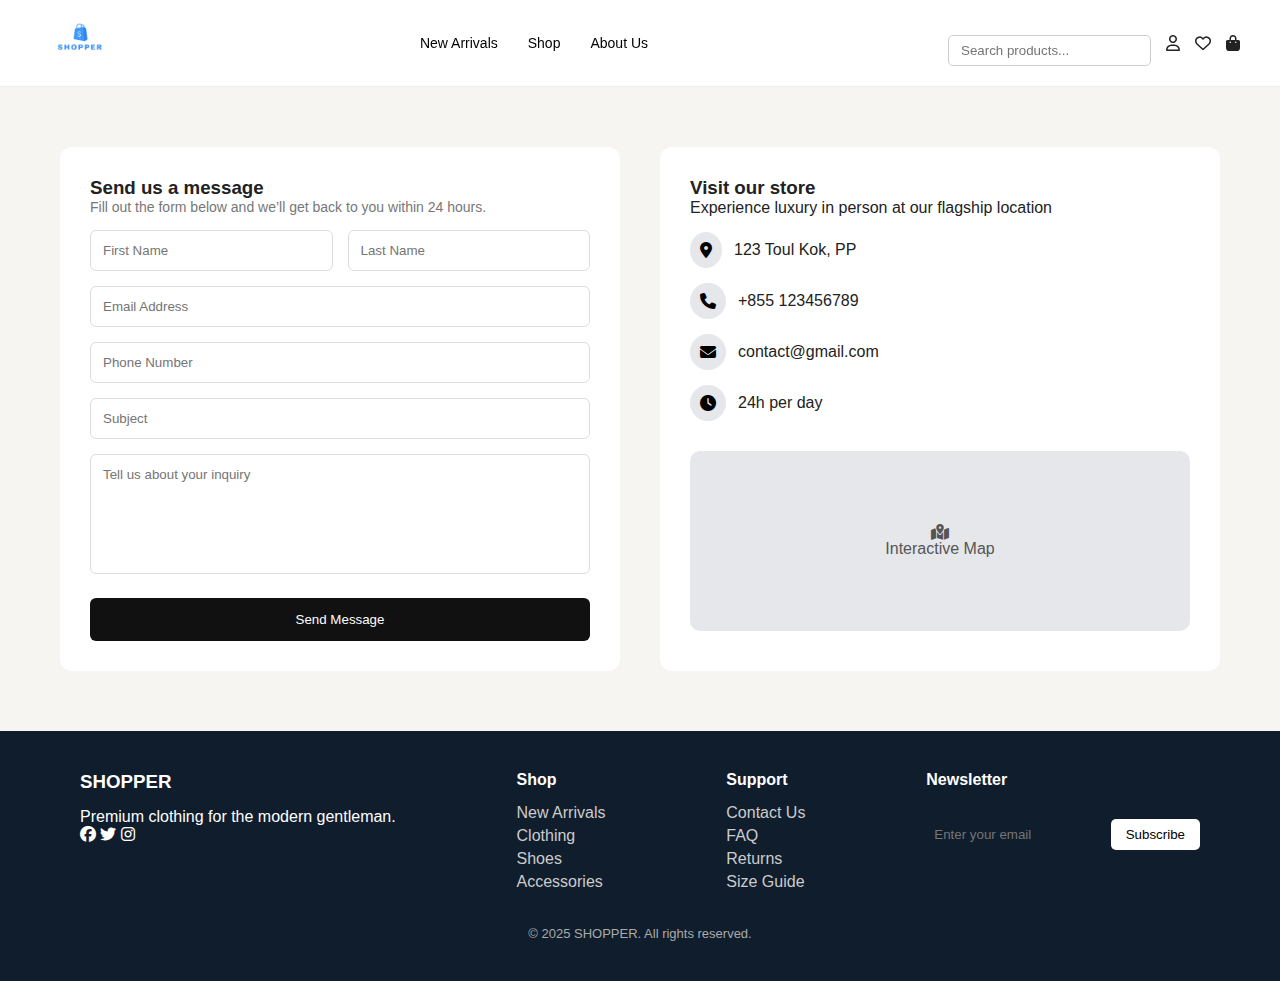
<file: contact.html>
<!DOCTYPE html>
<html lang="en">
  <head>
    <meta charset="UTF-8" />
    <meta name="viewport" content="width=device-width, initial-scale=1.0" />
    <title>Classic Bomber Jacket</title>
    <link rel="stylesheet" href="./contact.css" />
    <link
      rel="stylesheet"
      href="https://cdnjs.cloudflare.com/ajax/libs/font-awesome/6.5.0/css/all.min.css"
    />
  </head>

  <body>
    <!-- NAV -->
    <header class="navbar">
      <div class="logo">
        <a href="./index.html"
          ><img src="./img/image.png" alt="" width="80" height="50"
        /></a>
      </div>

      <nav>
        <ul>
          <li><a href="./product.html">New Arrivals</a></li>

          <li class="dropdown-category">
            <a href="#">Shop</a>
            <div class="dropdown-content">
              <a href="./product.html">Men</a>
              <a href="./product.html">Women</a>
              <a href="./product.html">Kids</a>
            </div>
          </li>
          <li class="dropdown-category">
            <a href="#">About Us</a>
            <div class="dropdown-content">
              <a href="#">About Us</a>
              <a href="#">Contacts</a>
            </div>
          </li>
        </ul>
      </nav>

      <div class="actions">
        <input type="text" placeholder="Search products..." />
        <i class="fa-regular fa-user"><a href="./login.html"></a></i>
        <i class="fa-regular fa-heart"></i>
        <i class="fa-solid fa-bag-shopping"></i>
      </div>
    </header>

    <section class="contact-container">
      <!-- LEFT -->
      <div class="form-box">
        <h3>Send us a message</h3>
        <p>
          Fill out the form below and we’ll get back to you within 24 hours.
        </p>

        <div class="row">
          <input type="text" placeholder="First Name" />
          <input type="text" placeholder="Last Name" />
        </div>

        <input type="email" placeholder="Email Address" />
        <input type="tel" placeholder="Phone Number" />
        <input type="text" placeholder="Subject" />
        <textarea placeholder="Tell us about your inquiry"></textarea>

        <button class="send-btn">Send Message</button>
      </div>

      <!-- RIGHT -->
      <div class="info-box">
        <h3>Visit our store</h3>
        <p>Experience luxury in person at our flagship location</p>

        <div class="info">
          <i class="fa-solid fa-location-dot"></i>
          <span>123 Toul Kok, PP</span>
        </div>

        <div class="info">
          <i class="fa-solid fa-phone"></i>
          <span>+855 123456789</span>
        </div>

        <div class="info">
          <i class="fa-solid fa-envelope"></i>
          <span>contact@gmail.com</span>
        </div>

        <div class="info">
          <i class="fa-solid fa-clock"></i>
          <span>24h per day</span>
        </div>

        <div class="map">
          <i class="fa-solid fa-map-location-dot"></i>
          <p>Interactive Map</p>
        </div>
      </div>
    </section>

    <!-- FOOTER -->
    <footer>
      <div class="footer-area">
        <div class="footer-col">
          <h3>SHOPPER</h3>
          <p>Premium clothing for the modern gentleman.</p>
          <div class="icons">
            <i class="fa-brands fa-facebook"></i>
            <i class="fa-brands fa-twitter"></i>
            <i class="fa-brands fa-instagram"></i>
          </div>
        </div>

        <div class="footer-col">
          <h4>Shop</h4>
          <a href="#">New Arrivals</a>
          <a href="#">Clothing</a>
          <a href="#">Shoes</a>
          <a href="#">Accessories</a>
        </div>

        <div class="footer-col">
          <h4>Support</h4>
          <a href="#">Contact Us</a>
          <a href="#">FAQ</a>
          <a href="#">Returns</a>
          <a href="#">Size Guide</a>
        </div>

        <div class="footer-col">
          <h4>Newsletter</h4>
          <input type="email" placeholder="Enter your email" />
          <button>Subscribe</button>
        </div>
      </div>

      <p class="copy">© 2025 SHOPPER. All rights reserved.</p>
      <script>
        const toggleBtn = document.getElementById("themeToggle");

        toggleBtn.addEventListener("click", () => {
          document.body.classList.toggle("dark");

          toggleBtn.innerHTML = document.body.classList.contains("dark")
            ? '<i class="fa-solid fa-sun"></i>'
            : '<i class="fa-solid fa-moon"></i>';
        });
      </script>
    </footer>
  </body>
</html>
</file>
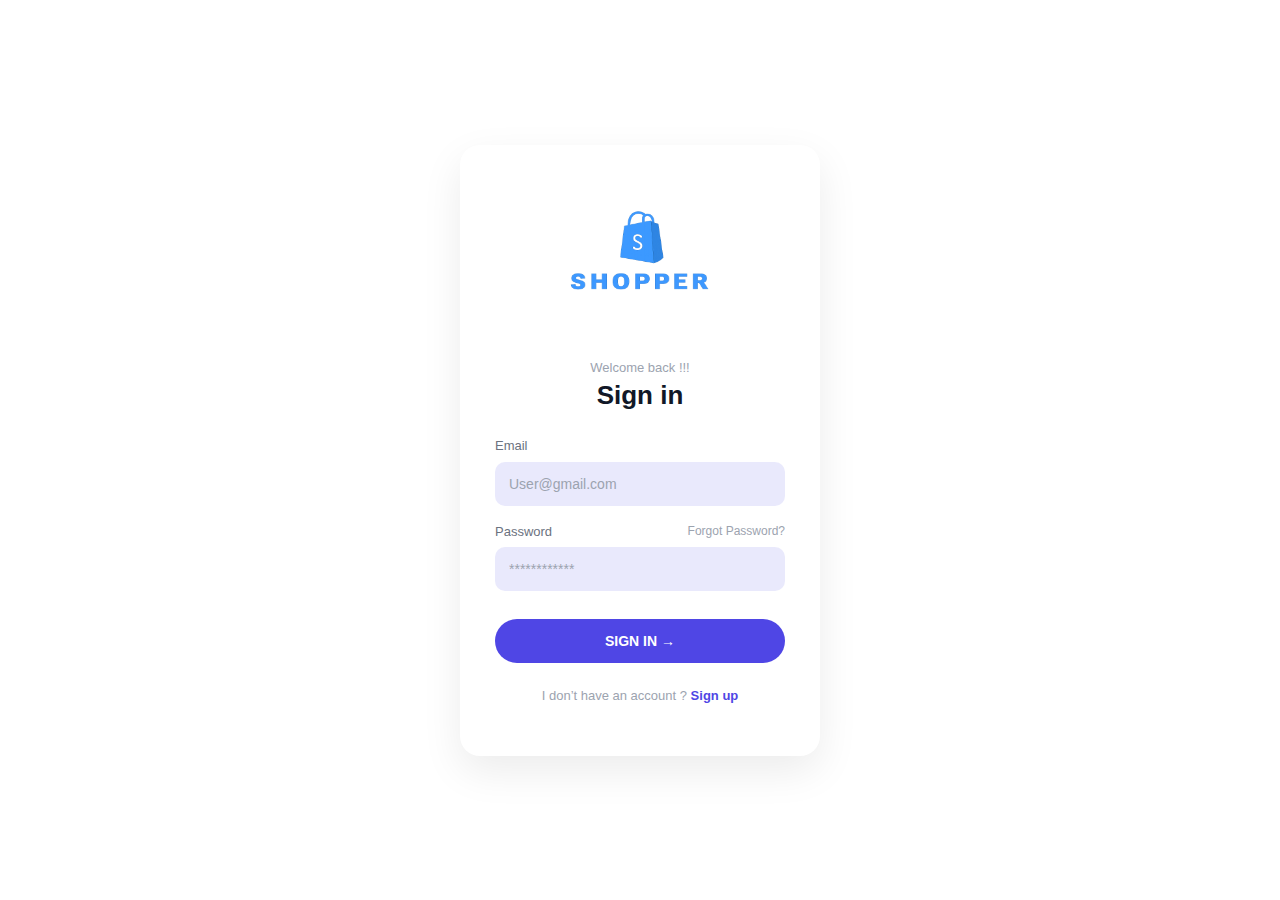
<file: login.html>
<!DOCTYPE html>
<html lang="en">
<head>
  <meta charset="UTF-8">
  <title>Sign In</title>
  <link rel="stylesheet" href="login.css">
</head>
<body>

<div class="login-wrapper">
  <div class="login-card">

    <div class="logo"><a href="./index.html"><img src="./img/image.png" alt="" width="250" height="150"></a></div>

    <p class="welcome">Welcome back !!!</p>
    <h2>Sign in</h2>

    <form>
      <label>Email</label>
      <input type="email" placeholder="User@gmail.com">

      <div class="password-row">
        <label>Password</label>
        <a href="#">Forgot Password?</a>
      </div>
      <input type="password" placeholder="************">

      <button class="login-btn">SIGN IN →</button>
    </form>

    <p class="signup-text">
      I don’t have an account ?
      <a href="#">Sign up</a>
    </p>

  </div>
</div>

</body>
</html>
</file>
<file: contact.css>
* {
    margin: 0;
    padding: 0;
    box-sizing: border-box;
    font-family: Arial, sans-serif;
}

body {
    background: #fff;
    color: #222;
}

/* NAVBAR */
/* ---------------- NAVBAR ---------------- */
/* --- General Navbar Styles (Mostly the same) --- */
.navbar {
    background: rgba(255, 255, 255, 0.95); /* slightly transparent */
    backdrop-filter: blur(6px); /* smooth blur effect */
    width: 100%;
    display: flex;
    justify-content: space-between;
    padding: 15px 40px;
    align-items: center;
    border-bottom: 1px solid #eee;
    position: sticky;
    top: 0;
    z-index: 9999;   /* IMPORTANT: stays above everything */
}

.logo {
    font-size: 22px;
    font-weight: bold;
}
.actions {
    display: flex;
    align-items: center;
    gap: 15px;
}
.actions input {
    padding: 7px 12px;
    border: 1px solid #ccc;
    border-radius: 5px;
}

/* --- Base Navigation List Styles --- */
nav ul {
    list-style: none; /* Removes bullet points */
    margin: 0;
    padding: 0;
    display: flex; /* Aligns all main list items horizontally */
}

nav li {
    margin: 0 15px;
}

nav a {
    text-decoration: none;
    color: black;
    font-size: 14px;
    display: block; /* Important for padding/touch area */
    padding: 5px 0; /* Add slight vertical padding to links */
}

/* --- Dropdown Specific Styles --- */

.dropdown-category {
    /* Required for positioning the submenu relative to the main link */
    position: relative; 
}

.dropdown-content {
    /* POSITIONING & APPEARANCE */
    display: none; /* HIDES the dropdown by default */
    position: absolute; /* Takes it out of the normal flow */
    background-color: white; 
    min-width: 120px;
    box-shadow: 0px 8px 16px 0px rgba(0,0,0,0.1);
    z-index: 10; /* Ensures it appears above other page content */
    top: 100%; /* Position it right below the main category link */
    left: -15px; /* Adjust slightly to align with the main link */
    border-radius: 5px;
    padding: 5px 0;
}

.dropdown-content a {
    color: black;
    padding: 10px 16px;
    text-decoration: none;
    display: block; /* Ensures links take up full width for easy clicking */
    font-size: 14px;
}

/* --- Hover Effects --- */

/* Show the dropdown menu when hovering over the main list item */
.dropdown-category:hover .dropdown-content {
    display: block;
}

/* Optional: Add hover style for the dropdown links */
.dropdown-content a:hover {
    background-color: #f1f1f1;
}

/* Optional: Add a hover style for the main nav links/category */
nav a:hover {
    color: teal;
}

:root {
  --bg: #f7f5f2;
  --card: #ffffff;
  --text: #222;
  --muted: #777;
  --btn: #111;
}

body.dark {
  --bg: #0f172a;
  --card: #111827;
  --text: #f1f5f9;
  --muted: #9ca3af;
  --btn: #2563eb;
}

* {
  box-sizing: border-box;
  font-family: Arial, Helvetica, sans-serif;
}

body {
  margin: 0;
  background: var(--bg);
  color: var(--text);
  transition: .3s;
}

/* HEADER */
.top-bar {
  display: flex;
  justify-content: space-between;
  padding: 20px 40px;
  background: linear-gradient(135deg, #0f172a, #020617);
  color: white;
}

#themeToggle {
  background: transparent;
  border: none;
  color: white;
  font-size: 20px;
  cursor: pointer;
}

/* LAYOUT */
.contact-container {
  max-width: 1200px;
  margin: 60px auto;
  padding: 0 20px;
  display: grid;
  grid-template-columns: 1fr 1fr;
  gap: 40px;
}

/* FORM */
.form-box {
  background: var(--card);
  padding: 30px;
  border-radius: 12px;
}

.form-box p {
  color: var(--muted);
  font-size: 14px;
}

.row {
  display: flex;
  gap: 15px;
}

input, textarea {
  width: 100%;
  padding: 12px;
  margin-top: 15px;
  border-radius: 6px;
  border: 1px solid #ddd;
  background: transparent;
  color: var(--text);
}

textarea {
  height: 120px;
  resize: none;
}

.send-btn {
  margin-top: 20px;
  width: 100%;
  padding: 14px;
  background: var(--btn);
  color: white;
  border: none;
  border-radius: 6px;
  cursor: pointer;
}

/* INFO */
.info-box {
  background: var(--card);
  padding: 30px;
  border-radius: 12px;
}

.info {
  display: flex;
  align-items: center;
  gap: 12px;
  margin-top: 15px;
}

.info i {
  background: #e5e7eb;
  color: black;
  padding: 10px;
  border-radius: 50%;
}

body.dark .info i {
  background: #1f2933;
  color: white;
}

.map {
  margin-top: 30px;
  height: 180px;
  background: #e5e7eb;
  border-radius: 10px;
  display: flex;
  align-items: center;
  justify-content: center;
  flex-direction: column;
  color: #555;
}

body.dark .map {
  background: #1f2937;
}

/* RESPONSIVE */
@media (max-width: 900px) {
  .contact-container {
    grid-template-columns: 1fr;
  }
}


/* FOOTER */
footer {
    background: #0f1d2d;
    color: white;
    padding: 40px 80px;
    margin-top: 60px;
}

.footer-area {
    display: flex;
    justify-content: space-between;
}

.footer-col h4,
.footer-col h3 {
    margin-bottom: 15px;
}

.footer-col a {
    display: block;
    color: #ccc;
    text-decoration: none;
    margin: 5px 0;
}

.footer-col input {
    padding: 8px;
    width: 180px;
    border-radius: 5px;
    border: none;
}

.footer-col button {
    padding: 8px 15px;
    margin-top: 10px;
    background: white;
    color: black;
    border-radius: 5px;
    border: none;
    cursor: pointer;
}

.copy {
    text-align: center;
    margin-top: 30px;
    font-size: 13px;
    color: #aaa;
}
</file>
<file: login.css>
* {
  box-sizing: border-box;
  font-family: Arial, sans-serif;
}

body {
  margin: 0;
  background: #ffffff;
}

/* CENTER */
.login-wrapper {
  min-height: 100vh;
  display: flex;
  align-items: center;
  justify-content: center;
}

/* CARD */
.login-card {
  width: 360px;
  background: #fff;
  padding: 40px 35px;
  border-radius: 20px;
  box-shadow: 0 15px 40px rgba(0,0,0,0.08);
}

/* LOGO */
.logo {
  color: #4F46E5 ;
  font-weight: bold;
  font-size: 18px;
    text-align: center;
  margin-bottom: 20px;
}

/* TEXT */
.welcome {
  font-size: 13px;
  text-align: center;
  color: #9ca3af;
  margin: 0;
}
h2{
    text-align: center;
}

.login-card h2 {
  margin: 5px 0 25px;
  font-size: 26px;
  color: #111827;
}

/* FORM */
label {
  font-size: 13px;
  color: #6b7280;
}

input {
  width: 100%;
  padding: 14px;
  margin: 8px 0 18px;
  border-radius: 10px;
  border: none;
  background: #4e46e51f ;
  font-size: 14px;
  outline: none;
}

input::placeholder {
  color: #9ca3af;
}

/* PASSWORD ROW */
.password-row {
  display: flex;
  justify-content: space-between;
  align-items: center;
}

.password-row a {
  font-size: 12px;
  color: #9ca3af;
  text-decoration: none;
}

.password-row a:hover {
  text-decoration: underline;
}

/* BUTTON */
.login-btn {
  width: 100%;
  margin-top: 10px;
  padding: 14px;
  border: none;
  border-radius: 30px;
  background: #4F46E5 ;
  color: #fff;
  font-weight: bold;
  cursor: pointer;
  font-size: 14px;
}

.login-btn:hover {
  background: #a846e5 ;
}

/* BOTTOM */
.signup-text {
  margin-top: 25px;
  text-align: center;
  font-size: 13px;
  color: #9ca3af;
}

.signup-text a {
  color:#4F46E5 ;
  text-decoration: none;
  font-weight: 600;
}
</file>
